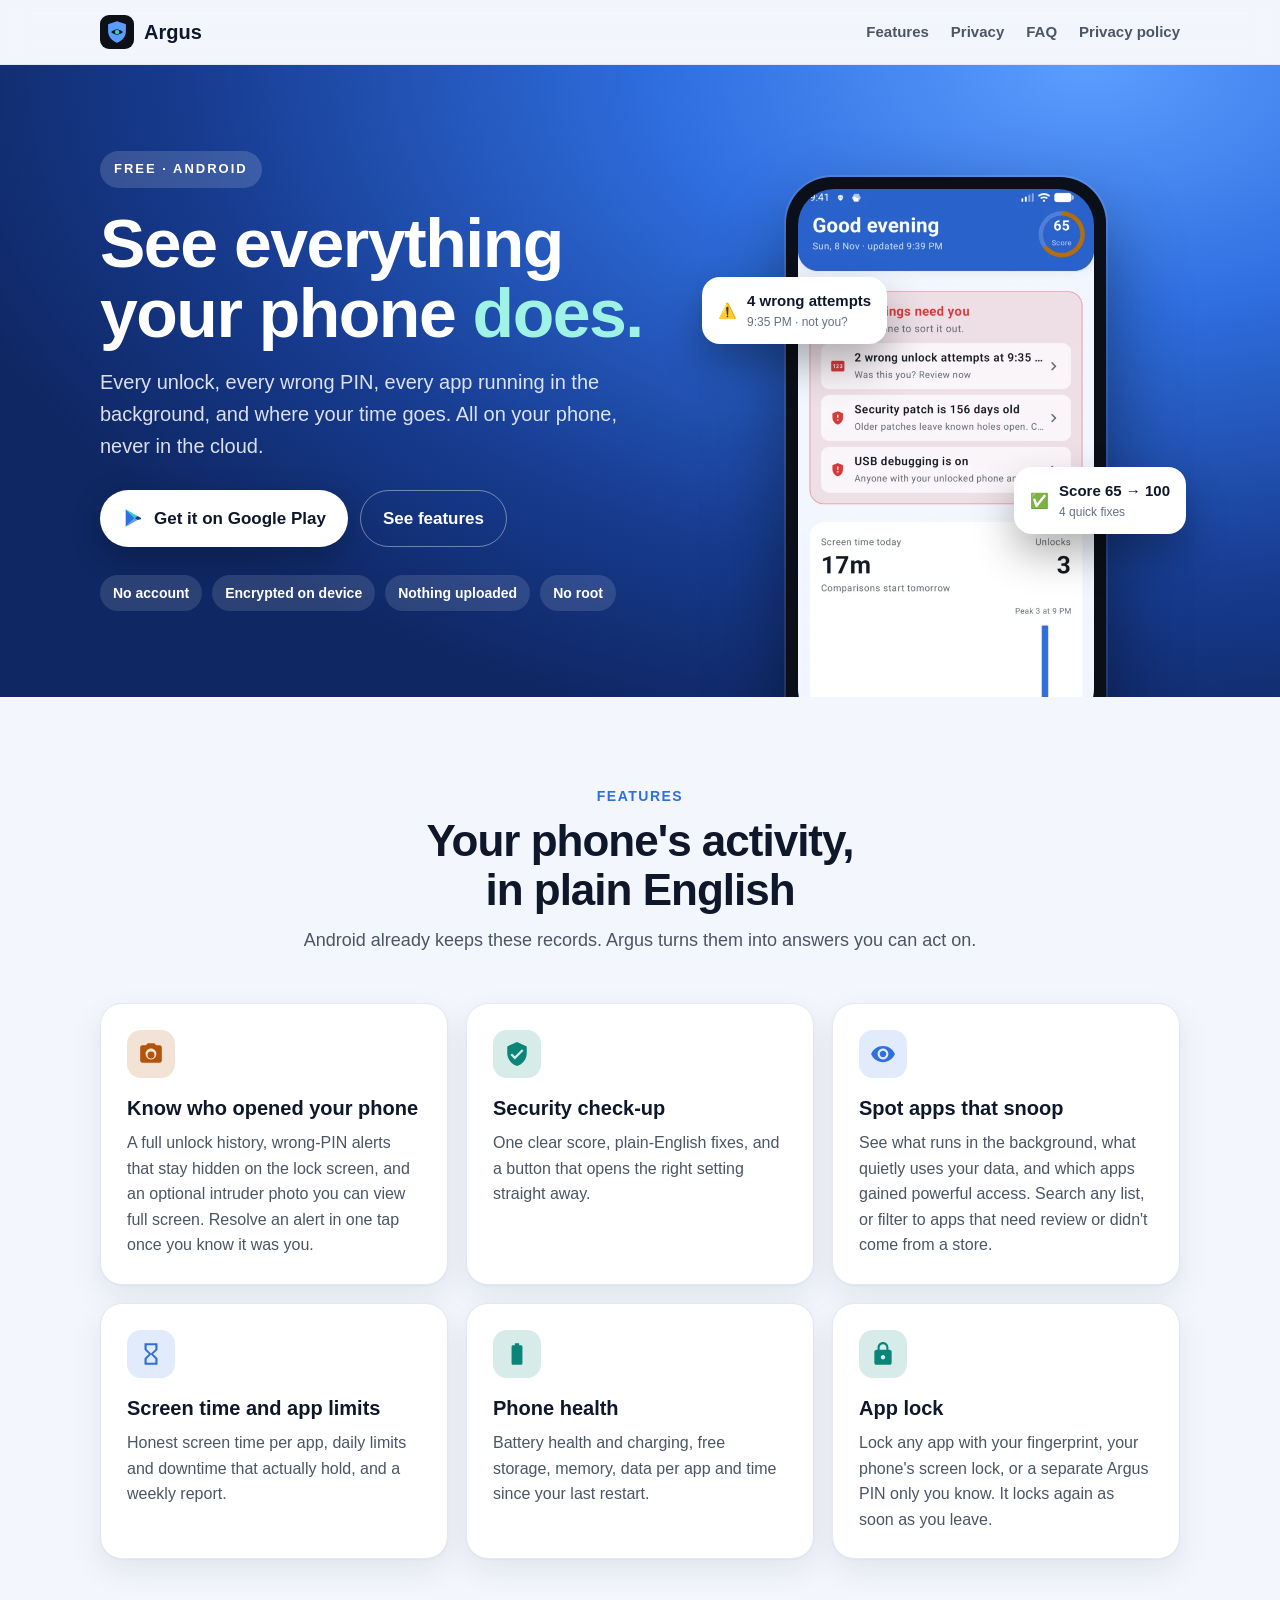
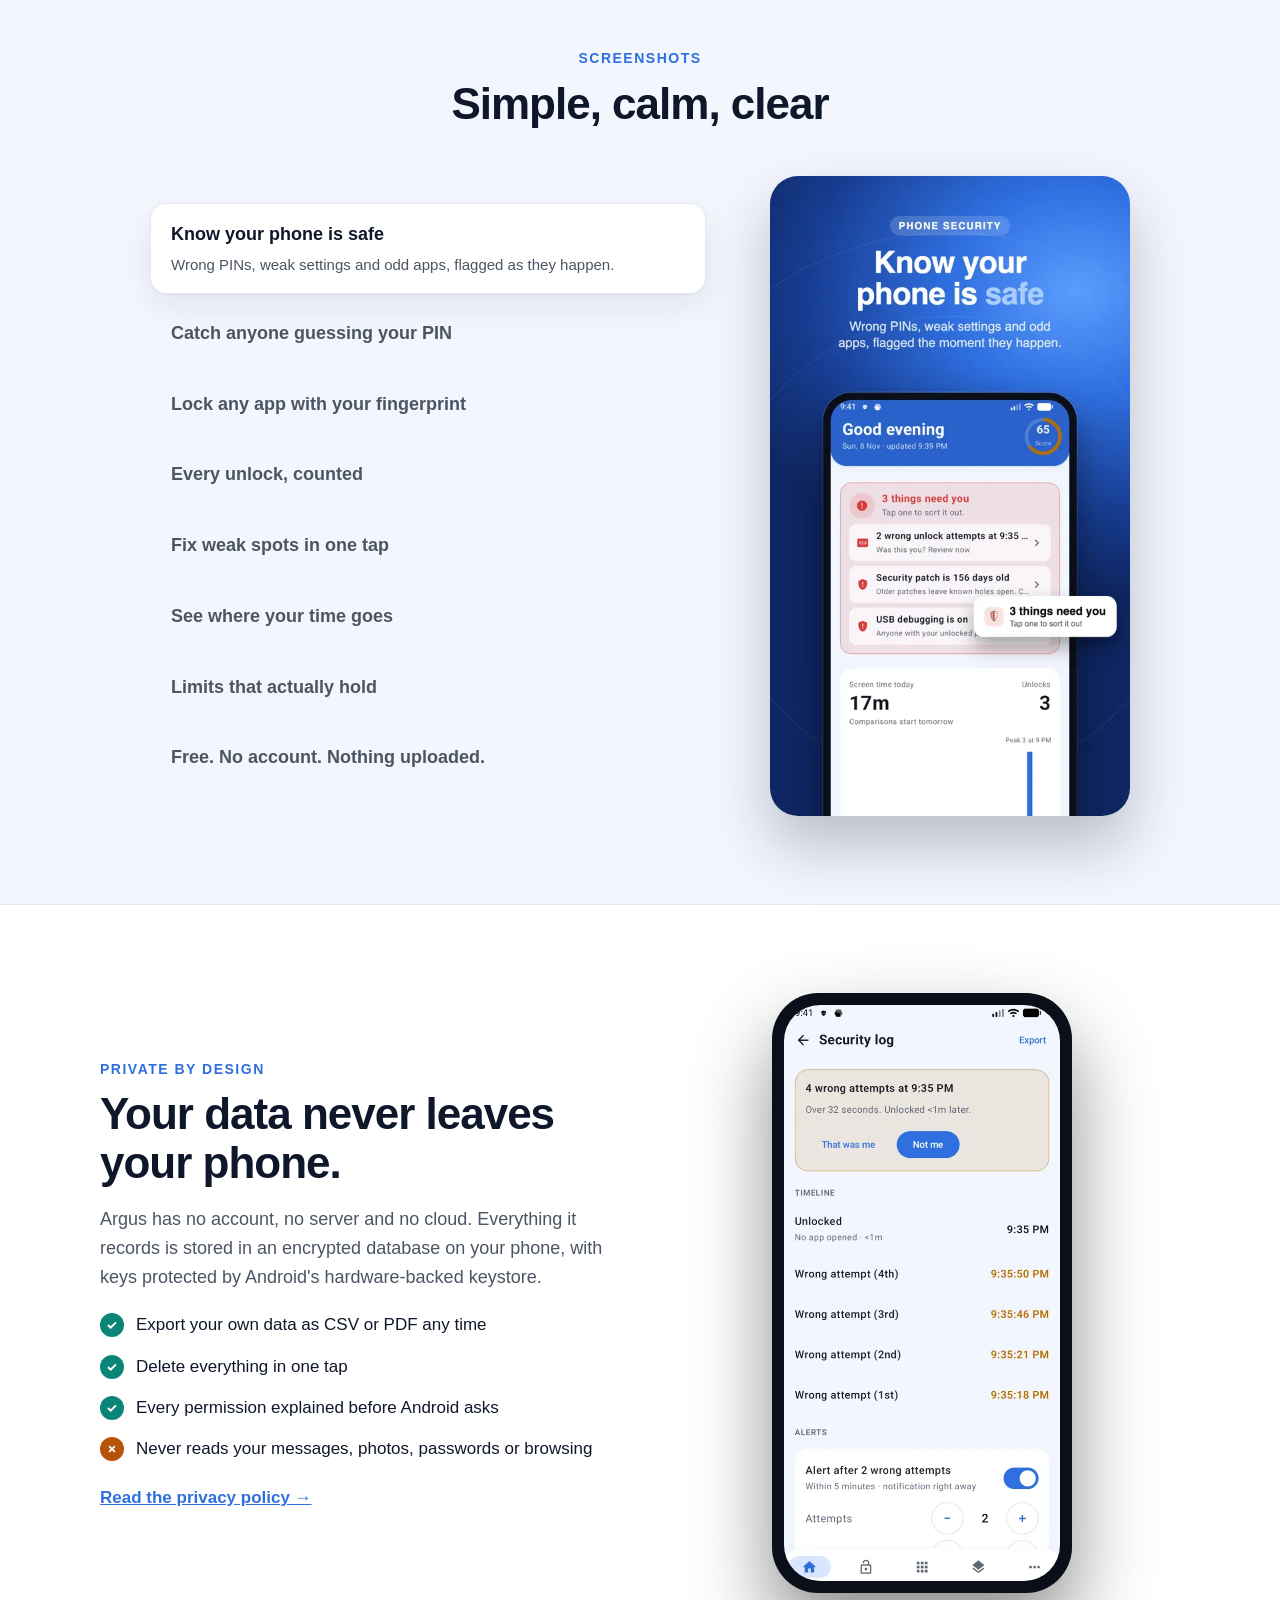
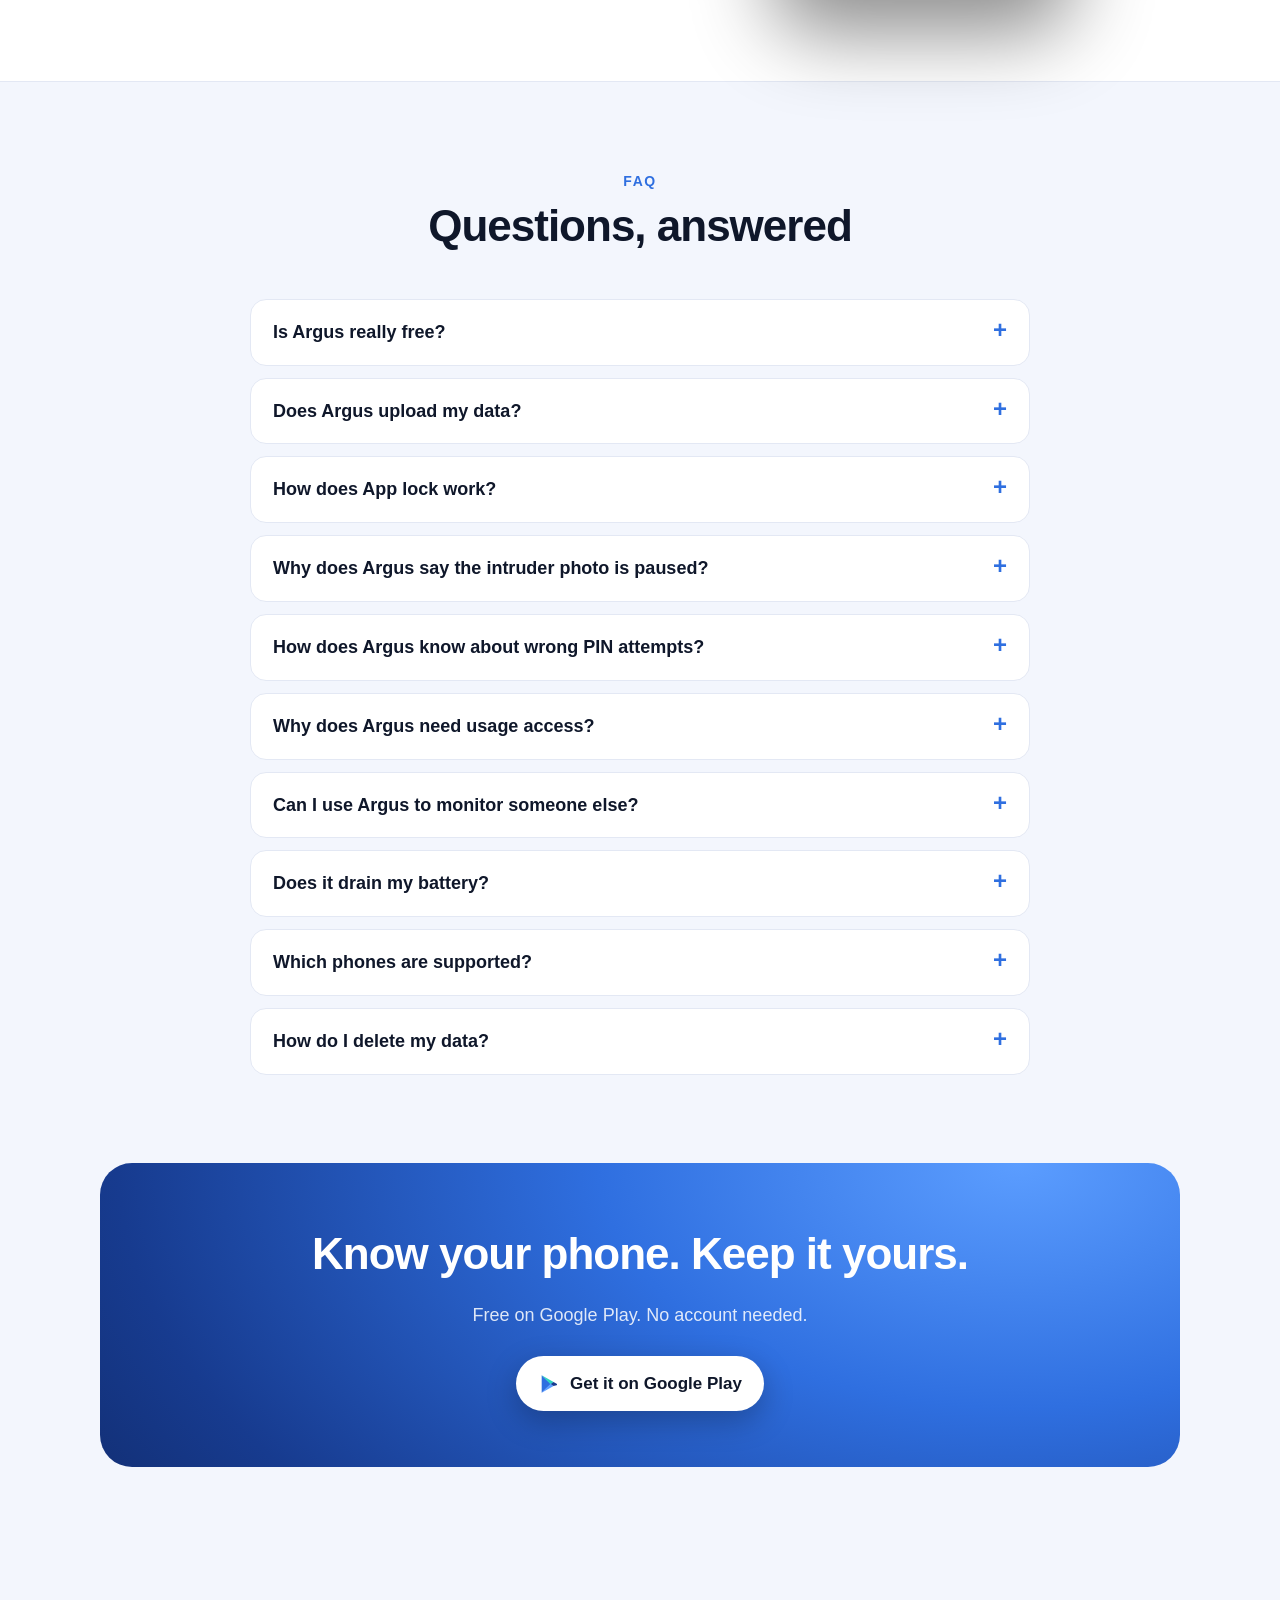
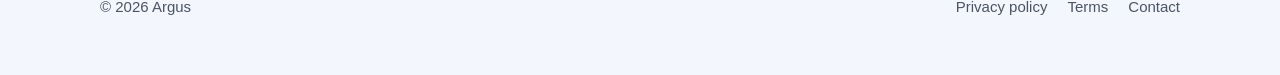
<file: index.html>
<!doctype html>
<html lang="en">
<head>
<meta charset="utf-8">
<meta name="viewport" content="width=device-width, initial-scale=1">
<title>Argus – Phone Security Log</title>
<meta name="description" content="See who unlocked your phone, catch wrong PIN attempts, lock your apps, spot apps running in the background and track screen time. Free, no account, everything stays on your phone.">
<meta name="theme-color" content="#2F6FE0">
<link rel="icon" type="image/png" href="assets/favicon.png">
<link rel="apple-touch-icon" href="assets/apple-touch-icon.png">
<meta property="og:type" content="website">
<meta property="og:title" content="Argus – See everything your phone does">
<meta property="og:description" content="Unlock history, wrong-PIN alerts with intruder photos, app lock, security check-up, screen time and app limits. Free, private, no account.">
<meta property="og:image" content="assets/og.png">
<meta name="twitter:card" content="summary_large_image">
<link rel="stylesheet" href="assets/style.css">
</head>
<body>

<header class="nav">
  <div class="wrap">
    <a class="logo" href="./"><img src="assets/icon-512.png" alt="">Argus</a>
    <nav>
      <a href="#features">Features</a>
      <a href="#privacy">Privacy</a>
      <a href="#faq">FAQ</a>
      <a class="keep" href="privacy.html">Privacy policy</a>
    </nav>
  </div>
</header>

<main>
<div class="hero">
  <div class="wrap">
    <div>
      <span class="kicker">Free · Android</span>
      <h1>See everything your phone <em>does.</em></h1>
      <p class="lead">Every unlock, every wrong PIN, every app running in the background, and where your time goes. All on your phone, never in the cloud.</p>
      <div class="cta">
        <a class="btn play" href="https://play.google.com/store/apps/details?id=app.argus.guard">
          <svg viewBox="0 0 24 24" aria-hidden="true"><path fill="#2F6FE0" d="M4 2.5v19l10-9.5z"/><path fill="#2DD4BF" d="M4 2.5l13 7.3-3 2.7z"/><path fill="#5B9DFF" d="M4 21.5l13-7.3-3-2.7z"/><path fill="#173B8F" d="M17 9.8l3.3 1.9c.6.4.6 1.2 0 1.6L17 14.2 14 12z"/></svg>
          Get it on Google Play
        </a>
        <a class="btn ghost" href="#features">See features</a>
      </div>
      <ul class="trust">
        <li>No account</li><li>Encrypted on device</li><li>Nothing uploaded</li><li>No root</li>
      </ul>
    </div>
    <div class="hero-art">
      <div class="phone"><img src="assets/r-home.webp" alt="Argus home screen showing three things that need attention and today's screen time" width="540" height="1200"></div>
      <div class="float f1">⚠️<div>4 wrong attempts<small>9:35 PM · not you?</small></div></div>
      <div class="float f2">✅<div>Score 65 → 100<small>4 quick fixes</small></div></div>
    </div>
  </div>
</div>

<section id="features">
  <div class="wrap">
    <div class="head">
      <div class="eyebrow">Features</div>
      <h2>Your phone's activity, in plain English</h2>
      <p>Android already keeps these records. Argus turns them into answers you can act on.</p>
    </div>
    <div class="grid">
      <div class="card">
        <div class="ico warn"><svg viewBox="0 0 24 24"><circle fill="currentColor" cx="12" cy="13" r="3.2"/><path fill="currentColor" d="M9 2 7.17 4H4c-1.1 0-2 .9-2 2v12c0 1.1.9 2 2 2h16c1.1 0 2-.9 2-2V6c0-1.1-.9-2-2-2h-3.17L15 2H9zm3 15c-2.76 0-5-2.24-5-5s2.24-5 5-5 5 2.24 5 5-2.24 5-5 5z"/></svg></div>
        <h3>Know who opened your phone</h3>
        <p>A full unlock history, wrong-PIN alerts that stay hidden on the lock screen, and an optional intruder photo you can view full screen. Resolve an alert in one tap once you know it was you.</p>
      </div>
      <div class="card">
        <div class="ico good"><svg viewBox="0 0 24 24"><path fill="currentColor" d="M12 1L3 5v6c0 5.55 3.84 10.74 9 12 5.16-1.26 9-6.45 9-12V5l-9-4zm-2 16l-4-4 1.41-1.41L10 14.17l6.59-6.59L18 9l-8 8z"/></svg></div>
        <h3>Security check-up</h3>
        <p>One clear score, plain-English fixes, and a button that opens the right setting straight away.</p>
      </div>
      <div class="card">
        <div class="ico"><svg viewBox="0 0 24 24"><path fill="currentColor" d="M12 4.5C7 4.5 2.73 7.61 1 12c1.73 4.39 6 7.5 11 7.5s9.27-3.11 11-7.5c-1.73-4.39-6-7.5-11-7.5zM12 17c-2.76 0-5-2.24-5-5s2.24-5 5-5 5 2.24 5 5-2.24 5-5 5zm0-8c-1.66 0-3 1.34-3 3s1.34 3 3 3 3-1.34 3-3-1.34-3-3-3z"/></svg></div>
        <h3>Spot apps that snoop</h3>
        <p>See what runs in the background, what quietly uses your data, and which apps gained powerful access. Search any list, or filter to apps that need review or didn't come from a store.</p>
      </div>
      <div class="card">
        <div class="ico"><svg viewBox="0 0 24 24"><path fill="currentColor" d="M6 2v6h.01L6 8.01 10 12l-4 4 .01.01H6V22h12v-5.99h-.01L18 16l-4-4 4-3.99-.01-.01H18V2H6zm10 14.5V20H8v-3.5l4-4 4 4zm-4-5l-4-4V4h8v3.5l-4 4z"/></svg></div>
        <h3>Screen time and app limits</h3>
        <p>Honest screen time per app, daily limits and downtime that actually hold, and a weekly report.</p>
      </div>
      <div class="card">
        <div class="ico good"><svg viewBox="0 0 24 24"><path fill="currentColor" d="M15.67 4H14V2h-4v2H8.33C7.6 4 7 4.6 7 5.33v15.33C7 21.4 7.6 22 8.33 22h7.33c.74 0 1.34-.6 1.34-1.33V5.33C17 4.6 16.4 4 15.67 4z"/></svg></div>
        <h3>Phone health</h3>
        <p>Battery health and charging, free storage, memory, data per app and time since your last restart.</p>
      </div>
      <div class="card">
        <div class="ico good"><svg viewBox="0 0 24 24"><path fill="currentColor" d="M18 8h-1V6c0-2.76-2.24-5-5-5S7 3.24 7 6v2H6c-1.1 0-2 .9-2 2v10c0 1.1.9 2 2 2h12c1.1 0 2-.9 2-2V10c0-1.1-.9-2-2-2zm-6 9c-1.1 0-2-.9-2-2s.9-2 2-2 2 .9 2 2-.9 2-2 2zm3.1-9H8.9V6c0-1.71 1.39-3.1 3.1-3.1s3.1 1.39 3.1 3.1v2z"/></svg></div>
        <h3>App lock</h3>
        <p>Lock any app with your fingerprint, your phone's screen lock, or a separate Argus PIN only you know. It locks again as soon as you leave.</p>
      </div>
    </div>
  </div>
</section>

<section style="padding-top:0">
  <div class="wrap">
    <div class="head">
      <div class="eyebrow">Screenshots</div>
      <h2>Simple, calm, clear</h2>
    </div>
    <div class="showcase">
      <div class="tabs" role="tablist" aria-label="Features">
        <button role="tab" aria-selected="true" data-i="0"><b>Know your phone is safe</b><span>Wrong PINs, weak settings and odd apps, flagged as they happen.</span></button>
        <button role="tab" aria-selected="false" data-i="1"><b>Catch anyone guessing your PIN</b><span>Every wrong attempt logged, with an optional intruder photo.</span></button>
        <button role="tab" aria-selected="false" data-i="2"><b>Lock any app with your fingerprint</b><span>Messages, photos or email open only for you, with your fingerprint or your own Argus PIN.</span></button>
        <button role="tab" aria-selected="false" data-i="3"><b>Every unlock, counted</b><span>When your phone was opened, by the hour, including at night.</span></button>
        <button role="tab" aria-selected="false" data-i="4"><b>Fix weak spots in one tap</b><span>A clear score, and buttons that open the right setting.</span></button>
        <button role="tab" aria-selected="false" data-i="5"><b>See where your time goes</b><span>Screen time, opens, data and storage for every app.</span></button>
        <button role="tab" aria-selected="false" data-i="6"><b>Limits that actually hold</b><span>Daily timers and downtime, with a block screen.</span></button>
        <button role="tab" aria-selected="false" data-i="7"><b>Free. No account. Nothing uploaded.</b><span>Encrypted on your phone, and never sent anywhere.</span></button>
      </div>
      <div class="stage" tabindex="0" aria-label="App screenshots">
        <img class="active" src="assets/01-home.webp" alt="Know your phone is safe" loading="eager" width="540" height="960">
        <img src="assets/02-intruder.webp" alt="Catch anyone guessing your PIN" loading="lazy" width="540" height="960">
        <img src="assets/08-applock.webp" alt="Lock any app with your fingerprint" loading="lazy" width="540" height="960">
        <img src="assets/03-unlocks.webp" alt="Every unlock, counted" loading="lazy" width="540" height="960">
        <img src="assets/04-checkup.webp" alt="Fix weak spots in one tap" loading="lazy" width="540" height="960">
        <img src="assets/05-apps.webp" alt="See where your time goes" loading="lazy" width="540" height="960">
        <img src="assets/06-limits.webp" alt="Limits that actually hold" loading="lazy" width="540" height="960">
        <img src="assets/07-private.webp" alt="Free. No account. Nothing uploaded." loading="lazy" width="540" height="960">
      </div>
      <div class="dots"><button aria-label="Screenshot 1" class="on"></button><button aria-label="Screenshot 2"></button><button aria-label="Screenshot 3"></button><button aria-label="Screenshot 4"></button><button aria-label="Screenshot 5"></button><button aria-label="Screenshot 6"></button><button aria-label="Screenshot 7"></button><button aria-label="Screenshot 8"></button></div>
    </div>
  </div>
</section>

<section id="privacy" class="band">
  <div class="wrap split">
    <div>
      <div class="eyebrow">Private by design</div>
      <h2 style="font-size:clamp(30px,4vw,44px);line-height:1.1;letter-spacing:-1px;margin:10px 0 12px">Your data never leaves your phone.</h2>
      <p style="color:var(--muted);font-size:18px">Argus has no account, no server and no cloud. Everything it records is stored in an encrypted database on your phone, with keys protected by Android's hardware-backed keystore.</p>
      <ul class="checks">
        <li>Export your own data as CSV or PDF any time</li>
        <li>Delete everything in one tap</li>
        <li>Every permission explained before Android asks</li>
        <li class="no">Never reads your messages, photos, passwords or browsing</li>
      </ul>
      <p style="margin-top:22px"><a href="privacy.html"><strong>Read the privacy policy →</strong></a></p>
    </div>
    <div class="phone" style="transform:none;width:300px"><img src="assets/r-seclog.webp" alt="Security log showing four wrong attempts" loading="lazy" width="540" height="1200"></div>
  </div>
</section>

<section id="faq">
  <div class="wrap">
    <div class="head">
      <div class="eyebrow">FAQ</div>
      <h2>Questions, answered</h2>
    </div>
    <div class="faq">
      <details><summary>Is Argus really free?</summary><p>Yes. Every feature is free for everyone. Argus is supported by ads from Google, which never appear during setup, on the security log, on the app lock or on the block screen. You can watch one short video to go ad-free for 1 hour.</p></details>
      <details><summary>Does Argus upload my data?</summary><p>No. Your activity data is processed and stored only on your phone. The only data that leaves your phone is what Google's ad service needs to show ads, such as your advertising ID. See the <a href="privacy.html">privacy policy</a>.</p></details>
      <details><summary>How does App lock work?</summary><p>Pick any app and Argus covers it each time it opens. Unlock it with your fingerprint, face or phone's screen lock, or choose a separate Argus PIN, so people who know your phone's PIN still can't get in. Turning a lock off asks for your unlock first. Argus stores your PIN only as a salted hash, never the PIN itself.</p></details>
      <details><summary>Why does Argus say the intruder photo is paused?</summary><p>After your phone restarts or Argus updates, Android doesn't let apps use the camera in the background until you open them once. Argus shows a notification when this happens. Tap it, and intruder photos work again.</p></details>
      <details><summary>How does Argus know about wrong PIN attempts?</summary><p>You can let Argus be told about failed unlocks by turning on its device admin access. It uses this only to be told about wrong attempts. It can't lock, wipe or change your phone.</p></details>
      <details><summary>Why does Argus need usage access?</summary><p>Android already records when your phone is unlocked and which apps you use. Usage access lets Argus read those records to count unlocks and screen time. It can't see what you do inside apps.</p></details>
      <details><summary>Can I use Argus to monitor someone else?</summary><p>No. Argus is made for the person who owns the phone. It shows an ongoing notification while it's recording and can't be hidden.</p></details>
      <details><summary>Does it drain my battery?</summary><p>Argus mostly reads records Android already keeps, so it typically uses under 2% of your battery a day.</p></details>
      <details><summary>Which phones are supported?</summary><p>Android 10 and later. Some phones (Xiaomi, Oppo, Vivo, Samsung, Huawei and others) stop apps in the background, so Argus shows you the exact steps for your phone during setup.</p></details>
      <details><summary>How do I delete my data?</summary><p>Open Argus → Settings → Delete all data. Uninstalling Argus also deletes everything it recorded.</p></details>
    </div>
  </div>
</section>

<section style="padding-top:0">
  <div class="wrap">
    <div class="final">
      <h2>Know your phone. Keep it yours.</h2>
      <p>Free on Google Play. No account needed.</p>
      <a class="btn play" href="https://play.google.com/store/apps/details?id=app.argus.guard">
        <svg viewBox="0 0 24 24" aria-hidden="true"><path fill="#2F6FE0" d="M4 2.5v19l10-9.5z"/><path fill="#2DD4BF" d="M4 2.5l13 7.3-3 2.7z"/><path fill="#5B9DFF" d="M4 21.5l13-7.3-3-2.7z"/><path fill="#173B8F" d="M17 9.8l3.3 1.9c.6.4.6 1.2 0 1.6L17 14.2 14 12z"/></svg>
        Get it on Google Play
      </a>
    </div>
  </div>
</section>
</main>

<footer>
  <div class="wrap">
    <span>© 2026 Argus</span>
    <nav>
      <a href="privacy.html">Privacy policy</a>
      <a href="terms.html">Terms</a>
      <a href="mailto:aryal.dinesh@outlook.com">Contact</a>
    </nav>
  </div>
</footer>
<script>
(() => {
  const tabs = [...document.querySelectorAll('.tabs button')], imgs = [...document.querySelectorAll('.stage img')],
        dots = [...document.querySelectorAll('.dots button')], stage = document.querySelector('.stage'),
        box = document.querySelector('.showcase');
  const wide = matchMedia('(min-width: 861px)'), calm = matchMedia('(prefers-reduced-motion: reduce)');
  let i = 0, timer;
  const show = n => {
    i = (n + imgs.length) % imgs.length;
    imgs.forEach((im, k) => im.classList.toggle('active', k === i));
    tabs.forEach((t, k) => t.setAttribute('aria-selected', k === i));
    dots.forEach((d, k) => d.classList.toggle('on', k === i));
  };
  const auto = () => { clearInterval(timer); if (wide.matches && !calm.matches) timer = setInterval(() => show(i + 1), 4500); };
  tabs.forEach((t, k) => t.addEventListener('click', () => { show(k); auto(); }));
  box.addEventListener('mouseenter', () => clearInterval(timer));
  box.addEventListener('mouseleave', auto);
  // Phones: swipe carousel; dots follow the swipe and jump on tap.
  dots.forEach((d, k) => d.addEventListener('click', () => stage.scrollTo({ left: imgs[k].offsetLeft - (stage.clientWidth - imgs[k].offsetWidth) / 2, behavior: 'smooth' })));
  stage.addEventListener('scroll', () => {
    if (wide.matches) return;
    const mid = stage.scrollLeft + stage.clientWidth / 2, dist = im => Math.abs(im.offsetLeft + im.offsetWidth / 2 - mid);
    const best = imgs.reduce((b, im, k) => dist(im) < dist(imgs[b]) ? k : b, 0);
    if (best !== i) show(best);
  }, { passive: true });
  wide.addEventListener('change', auto);
  auto();
})();
</script>
</body>
</html>
</file>
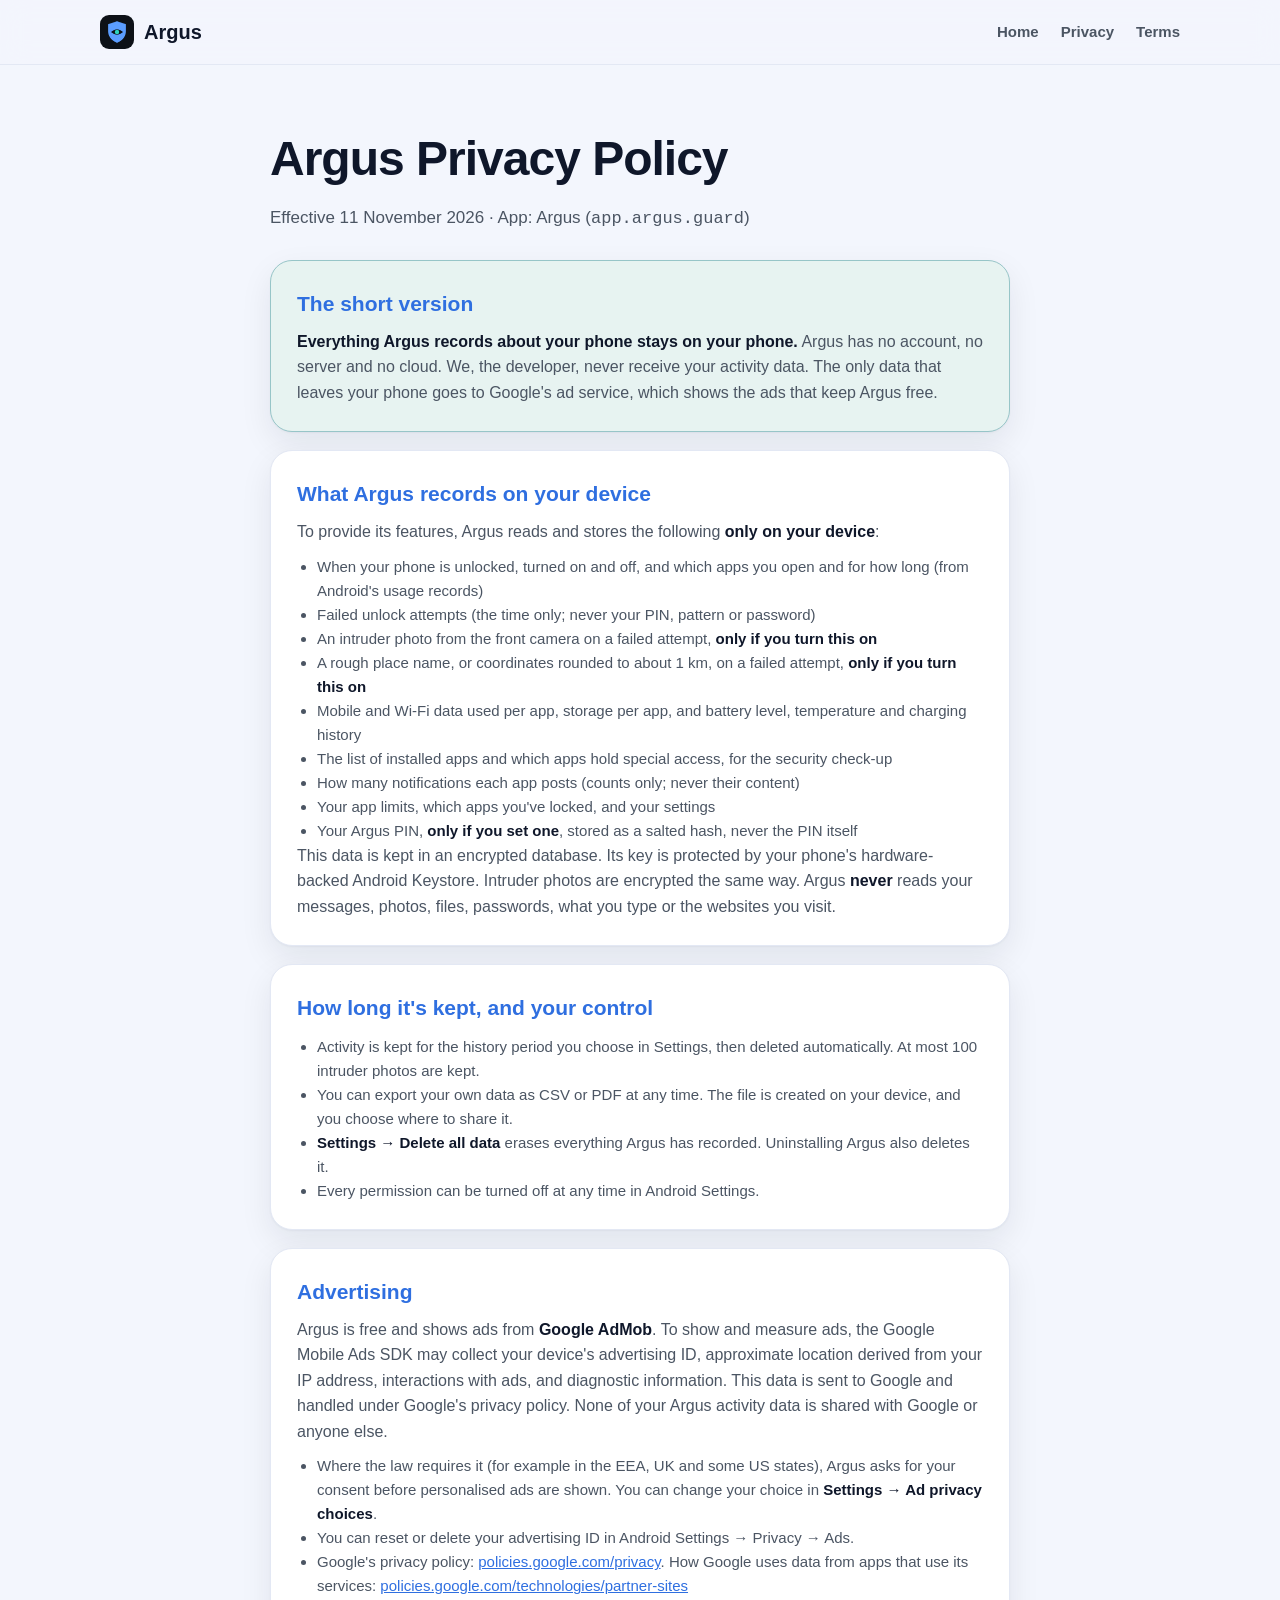
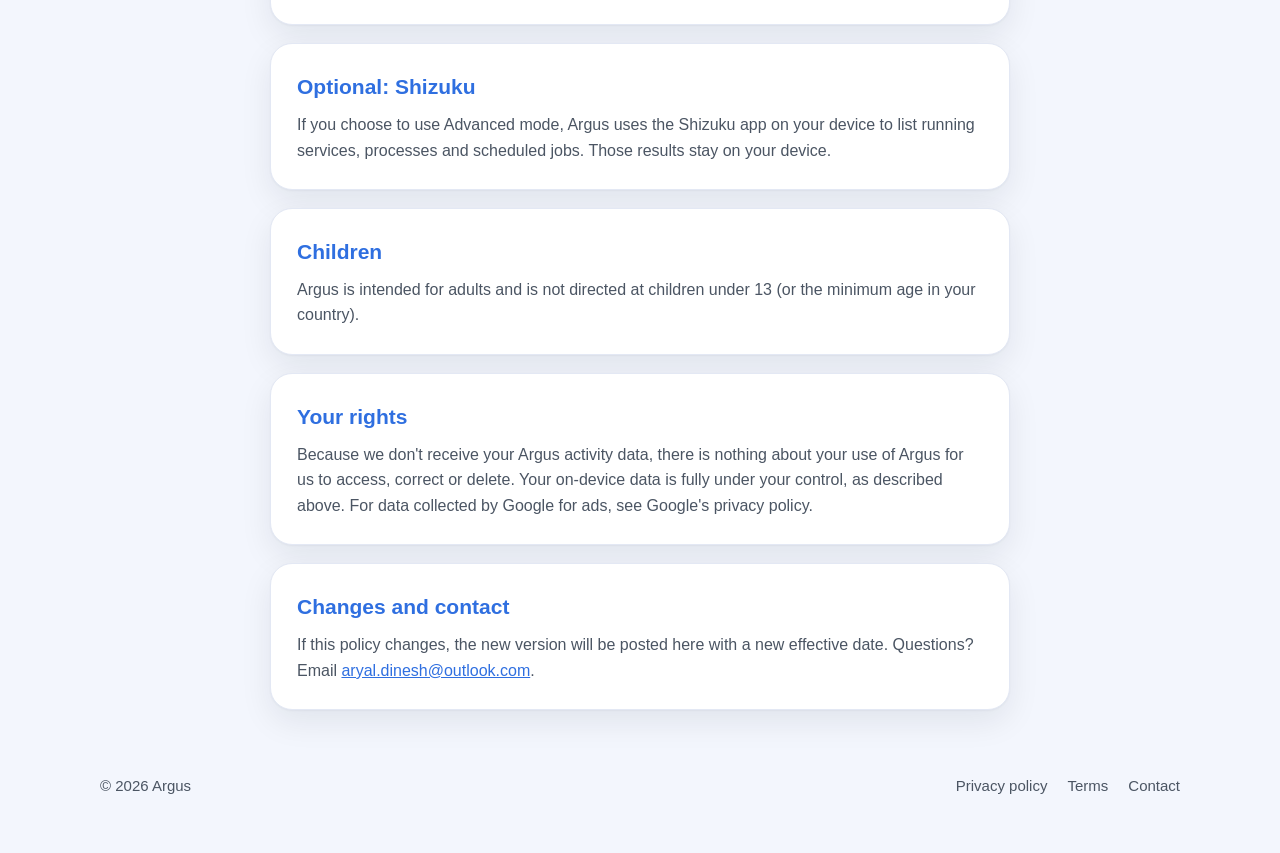
<file: privacy.html>
<!doctype html>
<html lang="en">
<head>
<meta charset="utf-8">
<meta name="viewport" content="width=device-width, initial-scale=1">
<title>Privacy Policy – Argus</title>
<meta name="description" content="How Argus handles your data: everything it records stays on your phone.">
<meta name="theme-color" content="#2F6FE0">
<link rel="icon" type="image/png" href="assets/favicon.png">
<link rel="stylesheet" href="assets/style.css">
</head>
<body>
<header class="nav"><div class="wrap">
  <a class="logo" href="./"><img src="assets/icon-512.png" alt="">Argus</a>
  <nav><a class="keep" href="./">Home</a><a class="keep" href="privacy.html">Privacy</a><a class="keep" href="terms.html">Terms</a></nav>
</div></header>
<main class="doc">
<h1>Argus Privacy Policy</h1>
<p class="meta">Effective 11 November 2026 · App: Argus (<code>app.argus.guard</code>)</p>

<div class="card summary"><h2>The short version</h2>
<p><strong>Everything Argus records about your phone stays on your phone.</strong> Argus has no account, no server and no cloud. We, the developer, never receive your activity data. The only data that leaves your phone goes to Google's ad service, which shows the ads that keep Argus free.</p></div>

<div class="card"><h2>What Argus records on your device</h2>
<p>To provide its features, Argus reads and stores the following <strong>only on your device</strong>:</p>
<ul>
<li>When your phone is unlocked, turned on and off, and which apps you open and for how long (from Android's usage records)</li>
<li>Failed unlock attempts (the time only; never your PIN, pattern or password)</li>
<li>An intruder photo from the front camera on a failed attempt, <strong>only if you turn this on</strong></li>
<li>A rough place name, or coordinates rounded to about 1 km, on a failed attempt, <strong>only if you turn this on</strong></li>
<li>Mobile and Wi-Fi data used per app, storage per app, and battery level, temperature and charging history</li>
<li>The list of installed apps and which apps hold special access, for the security check-up</li>
<li>How many notifications each app posts (counts only; never their content)</li>
<li>Your app limits, which apps you've locked, and your settings</li>
<li>Your Argus PIN, <strong>only if you set one</strong>, stored as a salted hash, never the PIN itself</li>
</ul>
<p>This data is kept in an encrypted database. Its key is protected by your phone's hardware-backed Android Keystore. Intruder photos are encrypted the same way. Argus <strong>never</strong> reads your messages, photos, files, passwords, what you type or the websites you visit.</p></div>

<div class="card"><h2>How long it's kept, and your control</h2>
<ul>
<li>Activity is kept for the history period you choose in Settings, then deleted automatically. At most 100 intruder photos are kept.</li>
<li>You can export your own data as CSV or PDF at any time. The file is created on your device, and you choose where to share it.</li>
<li><strong>Settings → Delete all data</strong> erases everything Argus has recorded. Uninstalling Argus also deletes it.</li>
<li>Every permission can be turned off at any time in Android Settings.</li>
</ul></div>

<div class="card"><h2>Advertising</h2>
<p>Argus is free and shows ads from <strong>Google AdMob</strong>. To show and measure ads, the Google Mobile Ads SDK may collect your device's advertising ID, approximate location derived from your IP address, interactions with ads, and diagnostic information. This data is sent to Google and handled under Google's privacy policy. None of your Argus activity data is shared with Google or anyone else.</p>
<ul>
<li>Where the law requires it (for example in the EEA, UK and some US states), Argus asks for your consent before personalised ads are shown. You can change your choice in <strong>Settings → Ad privacy choices</strong>.</li>
<li>You can reset or delete your advertising ID in Android Settings → Privacy → Ads.</li>
<li>Google's privacy policy: <a href="https://policies.google.com/privacy">policies.google.com/privacy</a>. How Google uses data from apps that use its services: <a href="https://policies.google.com/technologies/partner-sites">policies.google.com/technologies/partner-sites</a></li>
</ul></div>

<div class="card"><h2>Optional: Shizuku</h2>
<p>If you choose to use Advanced mode, Argus uses the Shizuku app on your device to list running services, processes and scheduled jobs. Those results stay on your device.</p></div>

<div class="card"><h2>Children</h2>
<p>Argus is intended for adults and is not directed at children under 13 (or the minimum age in your country).</p></div>

<div class="card"><h2>Your rights</h2>
<p>Because we don't receive your Argus activity data, there is nothing about your use of Argus for us to access, correct or delete. Your on-device data is fully under your control, as described above. For data collected by Google for ads, see Google's privacy policy.</p></div>

<div class="card"><h2>Changes and contact</h2>
<p>If this policy changes, the new version will be posted here with a new effective date. Questions? Email <a href="mailto:aryal.dinesh@outlook.com">aryal.dinesh@outlook.com</a>.</p></div>
</main>
<footer><div class="wrap">
  <span>© 2026 Argus</span>
  <nav><a href="privacy.html">Privacy policy</a><a href="terms.html">Terms</a><a href="mailto:aryal.dinesh@outlook.com">Contact</a></nav>
</div></footer>
</body>
</html>
</file>
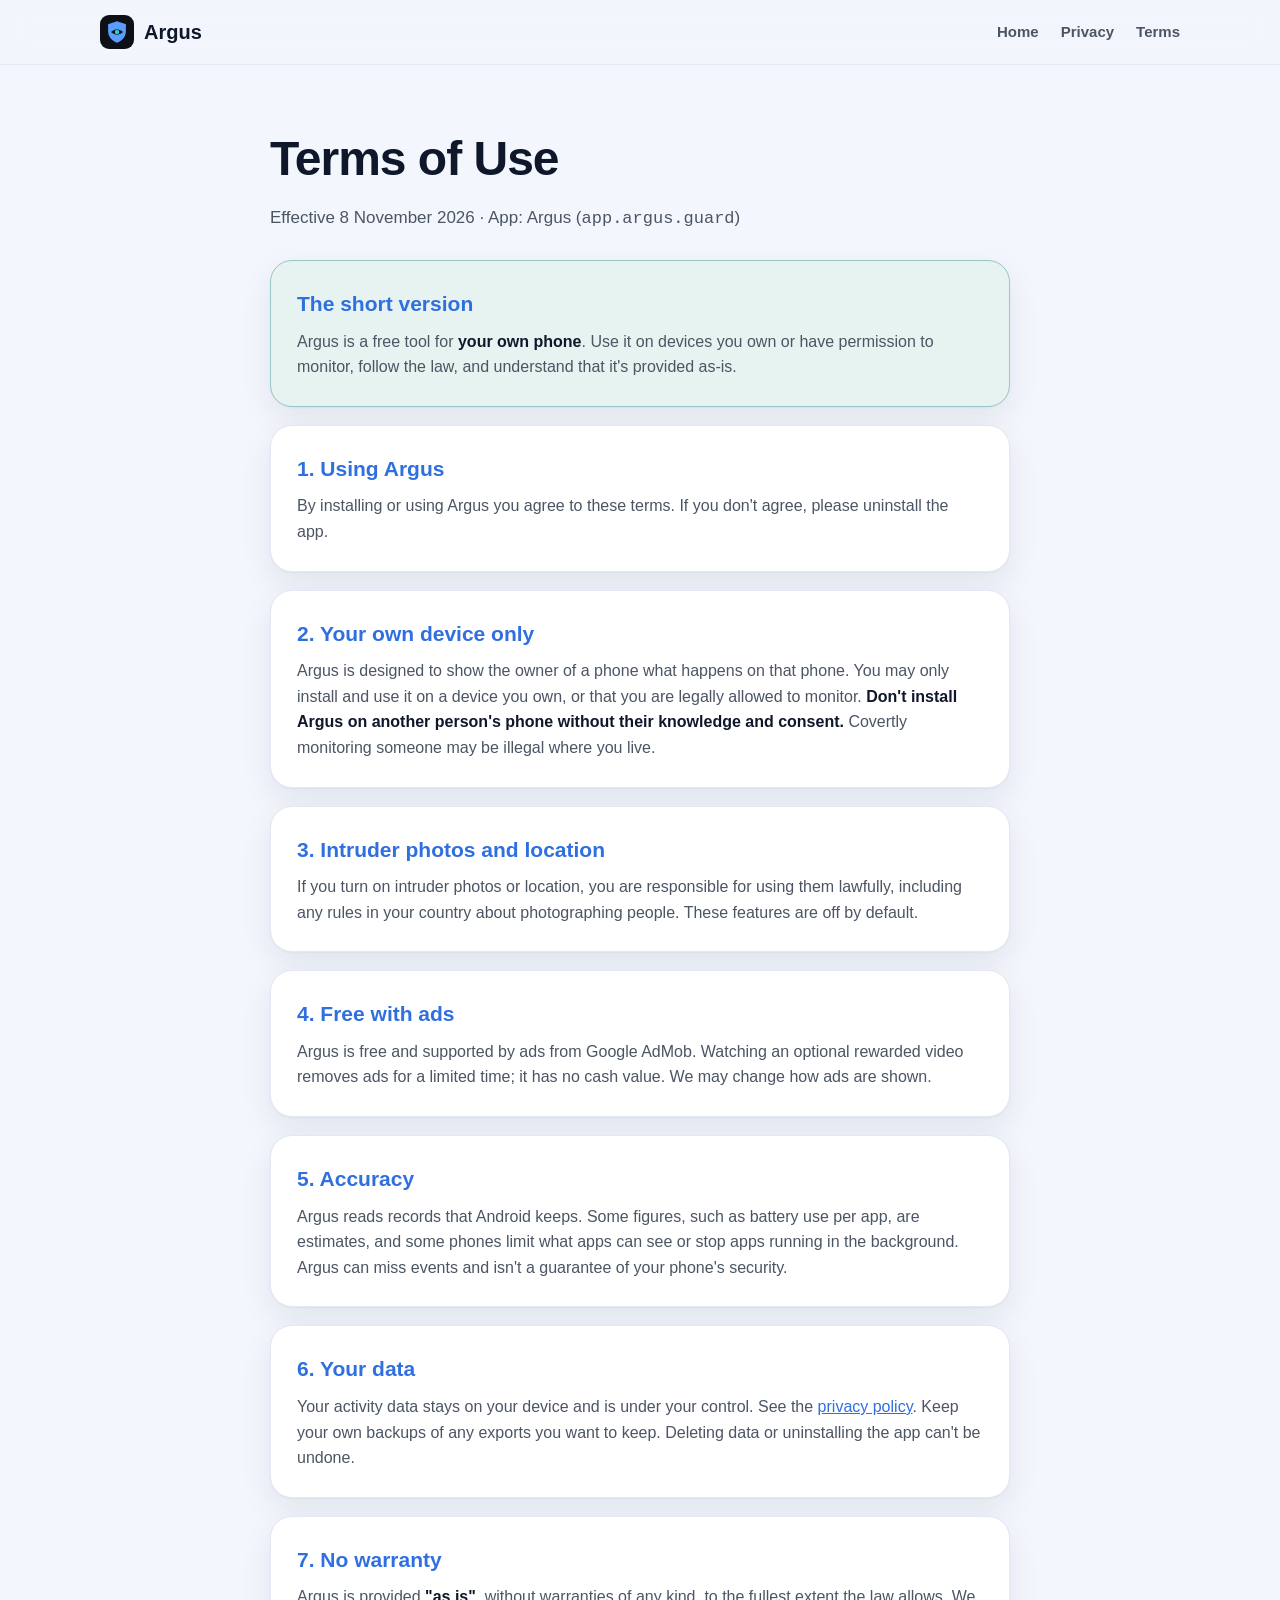
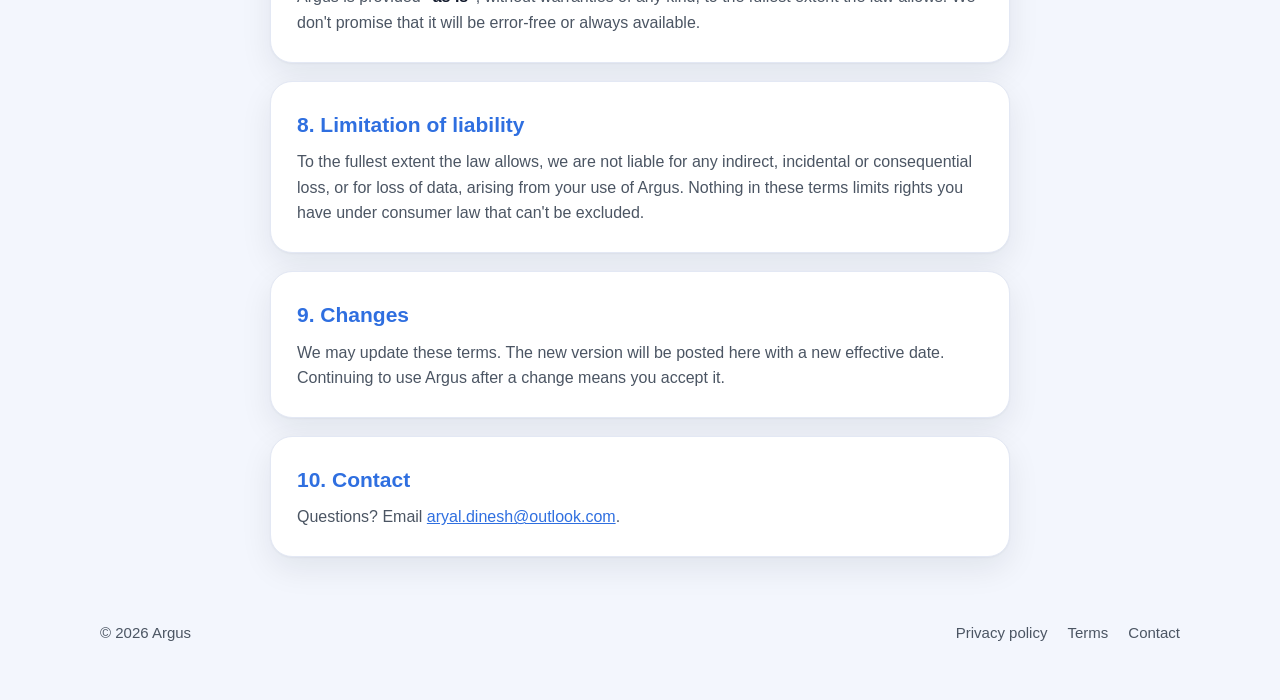
<file: terms.html>
<!doctype html>
<html lang="en">
<head>
<meta charset="utf-8">
<meta name="viewport" content="width=device-width, initial-scale=1">
<title>Terms of Use – Argus</title>
<meta name="description" content="The terms for using Argus.">
<meta name="theme-color" content="#2F6FE0">
<link rel="icon" type="image/png" href="assets/favicon.png">
<link rel="stylesheet" href="assets/style.css">
</head>
<body>
<header class="nav"><div class="wrap">
  <a class="logo" href="./"><img src="assets/icon-512.png" alt="">Argus</a>
  <nav><a class="keep" href="./">Home</a><a class="keep" href="privacy.html">Privacy</a><a class="keep" href="terms.html">Terms</a></nav>
</div></header>
<main class="doc">
<h1>Terms of Use</h1>
<p class="meta">Effective 8 November 2026 · App: Argus (<code>app.argus.guard</code>)</p>

<div class="card summary"><h2>The short version</h2>
<p>Argus is a free tool for <strong>your own phone</strong>. Use it on devices you own or have permission to monitor, follow the law, and understand that it's provided as-is.</p></div>

<div class="card"><h2>1. Using Argus</h2>
<p>By installing or using Argus you agree to these terms. If you don't agree, please uninstall the app.</p></div>

<div class="card"><h2>2. Your own device only</h2>
<p>Argus is designed to show the owner of a phone what happens on that phone. You may only install and use it on a device you own, or that you are legally allowed to monitor. <strong>Don't install Argus on another person's phone without their knowledge and consent.</strong> Covertly monitoring someone may be illegal where you live.</p></div>

<div class="card"><h2>3. Intruder photos and location</h2>
<p>If you turn on intruder photos or location, you are responsible for using them lawfully, including any rules in your country about photographing people. These features are off by default.</p></div>

<div class="card"><h2>4. Free with ads</h2>
<p>Argus is free and supported by ads from Google AdMob. Watching an optional rewarded video removes ads for a limited time; it has no cash value. We may change how ads are shown.</p></div>

<div class="card"><h2>5. Accuracy</h2>
<p>Argus reads records that Android keeps. Some figures, such as battery use per app, are estimates, and some phones limit what apps can see or stop apps running in the background. Argus can miss events and isn't a guarantee of your phone's security.</p></div>

<div class="card"><h2>6. Your data</h2>
<p>Your activity data stays on your device and is under your control. See the <a href="privacy.html">privacy policy</a>. Keep your own backups of any exports you want to keep. Deleting data or uninstalling the app can't be undone.</p></div>

<div class="card"><h2>7. No warranty</h2>
<p>Argus is provided <strong>"as is"</strong>, without warranties of any kind, to the fullest extent the law allows. We don't promise that it will be error-free or always available.</p></div>

<div class="card"><h2>8. Limitation of liability</h2>
<p>To the fullest extent the law allows, we are not liable for any indirect, incidental or consequential loss, or for loss of data, arising from your use of Argus. Nothing in these terms limits rights you have under consumer law that can't be excluded.</p></div>

<div class="card"><h2>9. Changes</h2>
<p>We may update these terms. The new version will be posted here with a new effective date. Continuing to use Argus after a change means you accept it.</p></div>

<div class="card"><h2>10. Contact</h2>
<p>Questions? Email <a href="mailto:aryal.dinesh@outlook.com">aryal.dinesh@outlook.com</a>.</p></div>
</main>
<footer><div class="wrap">
  <span>© 2026 Argus</span>
  <nav><a href="privacy.html">Privacy policy</a><a href="terms.html">Terms</a><a href="mailto:aryal.dinesh@outlook.com">Contact</a></nav>
</div></footer>
</body>
</html>
</file>
<file: assets/style.css>
:root {
  --bg: #F3F6FD; --surface: #FFFFFF; --text: #0F172A; --muted: #4B5563; --line: #E3E8F4;
  --brand: #2F6FE0; --brand-2: #5B9DFF; --good: #0B8577; --warn: #B45309;
  --hero: radial-gradient(1200px 700px at 85% 0%, #5B9DFF 0, #2F6FE0 35%, #173B8F 75%, #0F2763 100%);
  --shadow: 0 1px 2px rgba(15,23,42,.04), 0 12px 32px rgba(15,23,42,.08);
  color-scheme: light;
}
@media (prefers-color-scheme: dark) {
  :root:not([data-theme="light"]) {
    --bg: #0D1117; --surface: #161B22; --text: #E6EDF3; --muted: #9BA6B2; --line: #263040;
    --brand: #5B9DFF; --brand-2: #8CBBFF; --good: #2DD4BF; --warn: #F59E0B;
    --hero: radial-gradient(1200px 700px at 85% 0%, #2F6FE0 0, #173B8F 40%, #0D1117 90%);
    --shadow: 0 1px 2px rgba(0,0,0,.3), 0 12px 32px rgba(0,0,0,.35);
    color-scheme: dark;
  }
}
* { box-sizing: border-box; }
html { scroll-behavior: smooth; }
body { margin: 0; overflow-x: clip; background: var(--bg); color: var(--text); font: 17px/1.6 -apple-system, BlinkMacSystemFont, "Segoe UI", Roboto, Helvetica, Arial, sans-serif; -webkit-font-smoothing: antialiased; }
img { max-width: 100%; display: block; }
a { color: var(--brand); }
.wrap { max-width: 1120px; margin: 0 auto; padding: 0 20px; }

/* Header */
.nav { position: sticky; top: 0; z-index: 10; backdrop-filter: saturate(1.4) blur(14px); background: color-mix(in srgb, var(--bg) 80%, transparent); border-bottom: 1px solid var(--line); }
.nav .wrap { display: flex; align-items: center; gap: 24px; height: 64px; }
.logo { display: flex; align-items: center; gap: 10px; font-weight: 800; font-size: 20px; color: var(--text); text-decoration: none; }
.logo img { width: 34px; height: 34px; border-radius: 9px; }
.nav nav { margin-left: auto; display: flex; gap: 22px; }
.nav nav a { color: var(--muted); text-decoration: none; font-weight: 600; font-size: 15px; }
.nav nav a:hover { color: var(--text); }
@media (max-width: 720px) { .nav nav a:not(.keep) { display: none; } }

/* Buttons */
.btn { display: inline-flex; align-items: center; gap: 10px; padding: 14px 22px; border-radius: 999px; font-weight: 700; text-decoration: none; transition: transform .15s; }
.btn:hover { transform: translateY(-1px); }
.btn.play { background: #fff; color: #0F172A; box-shadow: 0 10px 30px rgba(0,0,0,.25); }
.btn.play svg { width: 22px; height: 22px; }
.btn.ghost { color: #fff; border: 1.5px solid rgba(255,255,255,.4); }

/* Hero */
.hero { background: var(--hero); color: #fff; overflow: hidden; position: relative; }
.hero .wrap { display: grid; grid-template-columns: 1.1fr .9fr; gap: 40px; align-items: center; padding-top: 72px; padding-bottom: 0; }
.kicker { display: inline-block; font-size: 13px; font-weight: 700; letter-spacing: 2px; text-transform: uppercase; padding: 8px 14px; border-radius: 999px; background: rgba(255,255,255,.15); }
.hero h1 { font-size: clamp(40px, 6vw, 68px); line-height: 1.03; letter-spacing: -1.5px; margin: 20px 0 18px; text-wrap: balance; }
.hero h1 em { font-style: normal; color: #9FF3E6; }
.hero p.lead { font-size: 20px; color: rgba(255,255,255,.85); max-width: 520px; margin: 0 0 28px; }
.cta { display: flex; gap: 12px; flex-wrap: wrap; }
.trust { display: flex; gap: 10px; flex-wrap: wrap; margin: 28px 0 72px; padding: 0; list-style: none; }
.trust li { font-size: 14px; font-weight: 600; padding: 7px 13px; border-radius: 999px; background: rgba(255,255,255,.12); }
.phone { width: 320px; margin: 0 auto; border-radius: 46px; background: #0B0F19; padding: 12px; box-shadow: 0 40px 80px rgba(0,0,0,.45), 0 0 0 2px rgba(255,255,255,.12); transform: translateY(40px); }
.phone img { border-radius: 36px; height: 100%; width: 100%; object-fit: cover; object-position: top; }
.phone { height: 600px; overflow: hidden; }
.hero .phone { height: 560px; border-bottom-left-radius: 0; border-bottom-right-radius: 0; }
.hero .wrap > * { min-width: 0; }
.float { position: absolute; background: #fff; color: #0F172A; border-radius: 18px; padding: 12px 16px; font-weight: 700; font-size: 15px; box-shadow: 0 20px 40px rgba(0,0,0,.3); display: flex; gap: 10px; align-items: center; }
.float small { display: block; color: #667085; font-weight: 500; font-size: 12px; }
.hero-art { position: relative; }
.hero-art .f1 { left: -10px; top: 140px; }
.hero-art .f2 { right: -6px; top: 330px; }
@media (max-width: 860px) {
  .hero .wrap { grid-template-columns: 1fr; padding-top: 48px; }
  .trust { margin-bottom: 32px; }
  .phone { width: 260px; }
  .hero .phone { height: 420px; }
  .hero-art .f1 { left: 0; } .hero-art .f2 { right: 0; }
}

/* Sections */
section { padding: 88px 0; }
.head { text-align: center; max-width: 680px; margin: 0 auto 48px; }
.head h2 { font-size: clamp(30px, 4vw, 44px); line-height: 1.1; letter-spacing: -1px; margin: 10px 0 12px; text-wrap: balance; }
.head p { color: var(--muted); font-size: 18px; margin: 0; }
.eyebrow { color: var(--brand); font-weight: 700; font-size: 14px; letter-spacing: 1.5px; text-transform: uppercase; }

.grid { display: grid; grid-template-columns: repeat(3, 1fr); gap: 18px; }
@media (max-width: 900px) { .grid { grid-template-columns: repeat(2, 1fr); } }
@media (max-width: 600px) { .grid { grid-template-columns: 1fr; } }
.card { background: var(--surface); border: 1px solid var(--line); border-radius: 22px; padding: 26px; box-shadow: var(--shadow); }
.card h3 { margin: 14px 0 6px; font-size: 20px; }
.card p { margin: 0; color: var(--muted); font-size: 16px; }
.card ul { margin: 10px 0 0; padding-left: 18px; color: var(--muted); font-size: 15px; }
.ico { width: 48px; height: 48px; border-radius: 14px; display: grid; place-items: center; background: color-mix(in srgb, var(--brand) 14%, transparent); color: var(--brand); }
.ico svg { width: 26px; height: 26px; }
.ico.good { background: color-mix(in srgb, var(--good) 16%, transparent); color: var(--good); }
.ico.warn { background: color-mix(in srgb, var(--warn) 16%, transparent); color: var(--warn); }

/* Screenshots: feature tabs + one large shot on desktop, swipe carousel on phones */
.showcase { display: grid; grid-template-columns: 1fr 360px; gap: 64px; align-items: center; max-width: 980px; margin: 0 auto; }
.tabs { display: grid; gap: 8px; }
.tabs button { all: unset; box-sizing: border-box; cursor: pointer; display: block; padding: 16px 20px; border-radius: 16px; border: 1px solid transparent; transition: background .2s, border-color .2s; }
.tabs button b { display: block; font-size: 18px; color: var(--muted); transition: color .2s; }
.tabs button span { display: block; font-size: 15px; color: var(--muted); max-height: 0; overflow: hidden; opacity: 0; transition: max-height .3s, opacity .3s, margin .3s; }
.tabs button:hover b { color: var(--text); }
.tabs button[aria-selected="true"] { background: var(--surface); border-color: var(--line); box-shadow: var(--shadow); }
.tabs button[aria-selected="true"] b { color: var(--text); }
.tabs button[aria-selected="true"] span { max-height: 60px; opacity: 1; margin-top: 4px; }
.tabs button:focus-visible { outline: 2px solid var(--brand); outline-offset: 2px; }
.stage { position: relative; width: 360px; aspect-ratio: 9 / 16; }
.stage img { position: absolute; inset: 0; width: 100%; height: 100%; border-radius: 28px; box-shadow: 0 30px 60px rgba(15,23,42,.25); opacity: 0; transform: scale(.97); transition: opacity .45s, transform .45s; }
.stage img.active { opacity: 1; transform: none; }
.dots { display: none; }
@media (max-width: 860px) {
  .showcase { display: block; }
  .tabs { display: none; }
  .stage { width: auto; aspect-ratio: auto; display: flex; gap: 16px; overflow-x: auto; scroll-snap-type: x mandatory; scrollbar-width: none; margin: 0 -20px; padding: 8px calc(50vw - min(36vw, 150px)) 24px; }
  .stage::-webkit-scrollbar { display: none; }
  .stage img { position: static; flex: none; width: min(72vw, 300px); height: auto; opacity: 1; transform: none; scroll-snap-align: center; border-radius: 22px; box-shadow: var(--shadow); }
  .dots { display: flex; justify-content: center; gap: 8px; }
  .dots button { all: unset; cursor: pointer; width: 8px; height: 8px; border-radius: 99px; background: var(--line); transition: width .2s, background .2s; }
  .dots button.on { width: 22px; background: var(--brand); }
}

/* Privacy band */
.band { background: var(--surface); border-top: 1px solid var(--line); border-bottom: 1px solid var(--line); }
.split { display: grid; grid-template-columns: 1fr 1fr; gap: 48px; align-items: center; }
@media (max-width: 860px) { .split { grid-template-columns: 1fr; } }
.checks { list-style: none; padding: 0; margin: 20px 0 0; display: grid; gap: 14px; }
.checks li { display: flex; gap: 12px; align-items: flex-start; }
.checks li::before { content: ""; flex: none; width: 24px; height: 24px; margin-top: 2px; border-radius: 50%; background: var(--good) url("data:image/svg+xml,%3Csvg xmlns='http://www.w3.org/2000/svg' viewBox='0 0 24 24'%3E%3Cpath fill='none' stroke='white' stroke-width='3' d='M6 12l4 4 8-8'/%3E%3C/svg%3E") center/16px no-repeat; }
.checks li.no::before { background: var(--warn) url("data:image/svg+xml,%3Csvg xmlns='http://www.w3.org/2000/svg' viewBox='0 0 24 24'%3E%3Cpath fill='none' stroke='white' stroke-width='3' d='M7 7l10 10M17 7L7 17'/%3E%3C/svg%3E") center/14px no-repeat; }

/* FAQ */
.faq { max-width: 780px; margin: 0 auto; display: grid; gap: 12px; }
.faq details { background: var(--surface); border: 1px solid var(--line); border-radius: 16px; padding: 18px 22px; }
.faq summary { cursor: pointer; font-weight: 700; font-size: 18px; list-style: none; display: flex; justify-content: space-between; gap: 12px; }
.faq summary::after { content: "+"; color: var(--brand); font-size: 24px; line-height: 1; }
.faq details[open] summary::after { content: "–"; }
.faq p { color: var(--muted); margin: 12px 0 0; }

/* Final CTA */
.final { background: var(--hero); color: #fff; border-radius: 32px; padding: 56px 32px; text-align: center; }
.final h2 { font-size: clamp(30px, 4vw, 44px); margin: 0 0 12px; letter-spacing: -1px; }
.final p { color: rgba(255,255,255,.85); margin: 0 0 26px; font-size: 18px; }

/* Footer */
footer { padding: 40px 0 56px; color: var(--muted); font-size: 15px; }
footer .wrap { display: flex; flex-wrap: wrap; gap: 16px 28px; align-items: center; }
footer nav { display: flex; gap: 20px; flex-wrap: wrap; margin-left: auto; }
footer a { color: var(--muted); text-decoration: none; }
footer a:hover { color: var(--text); }

/* Legal pages */
.doc { max-width: 780px; margin: 0 auto; padding: 56px 20px 24px; }
.doc h1 { font-size: clamp(34px, 5vw, 48px); letter-spacing: -1px; margin: 0 0 6px; }
.doc .meta { color: var(--muted); margin: 0 0 28px; }
.doc .card { margin-top: 18px; }
.doc h2 { font-size: 21px; margin: 0 0 8px; color: var(--brand); }
.doc p, .doc li { color: var(--muted); }
.doc strong { color: var(--text); }
.doc ul { padding-left: 20px; }
.summary { background: color-mix(in srgb, var(--good) 10%, var(--surface)); border-color: color-mix(in srgb, var(--good) 35%, var(--line)); }
</file>
